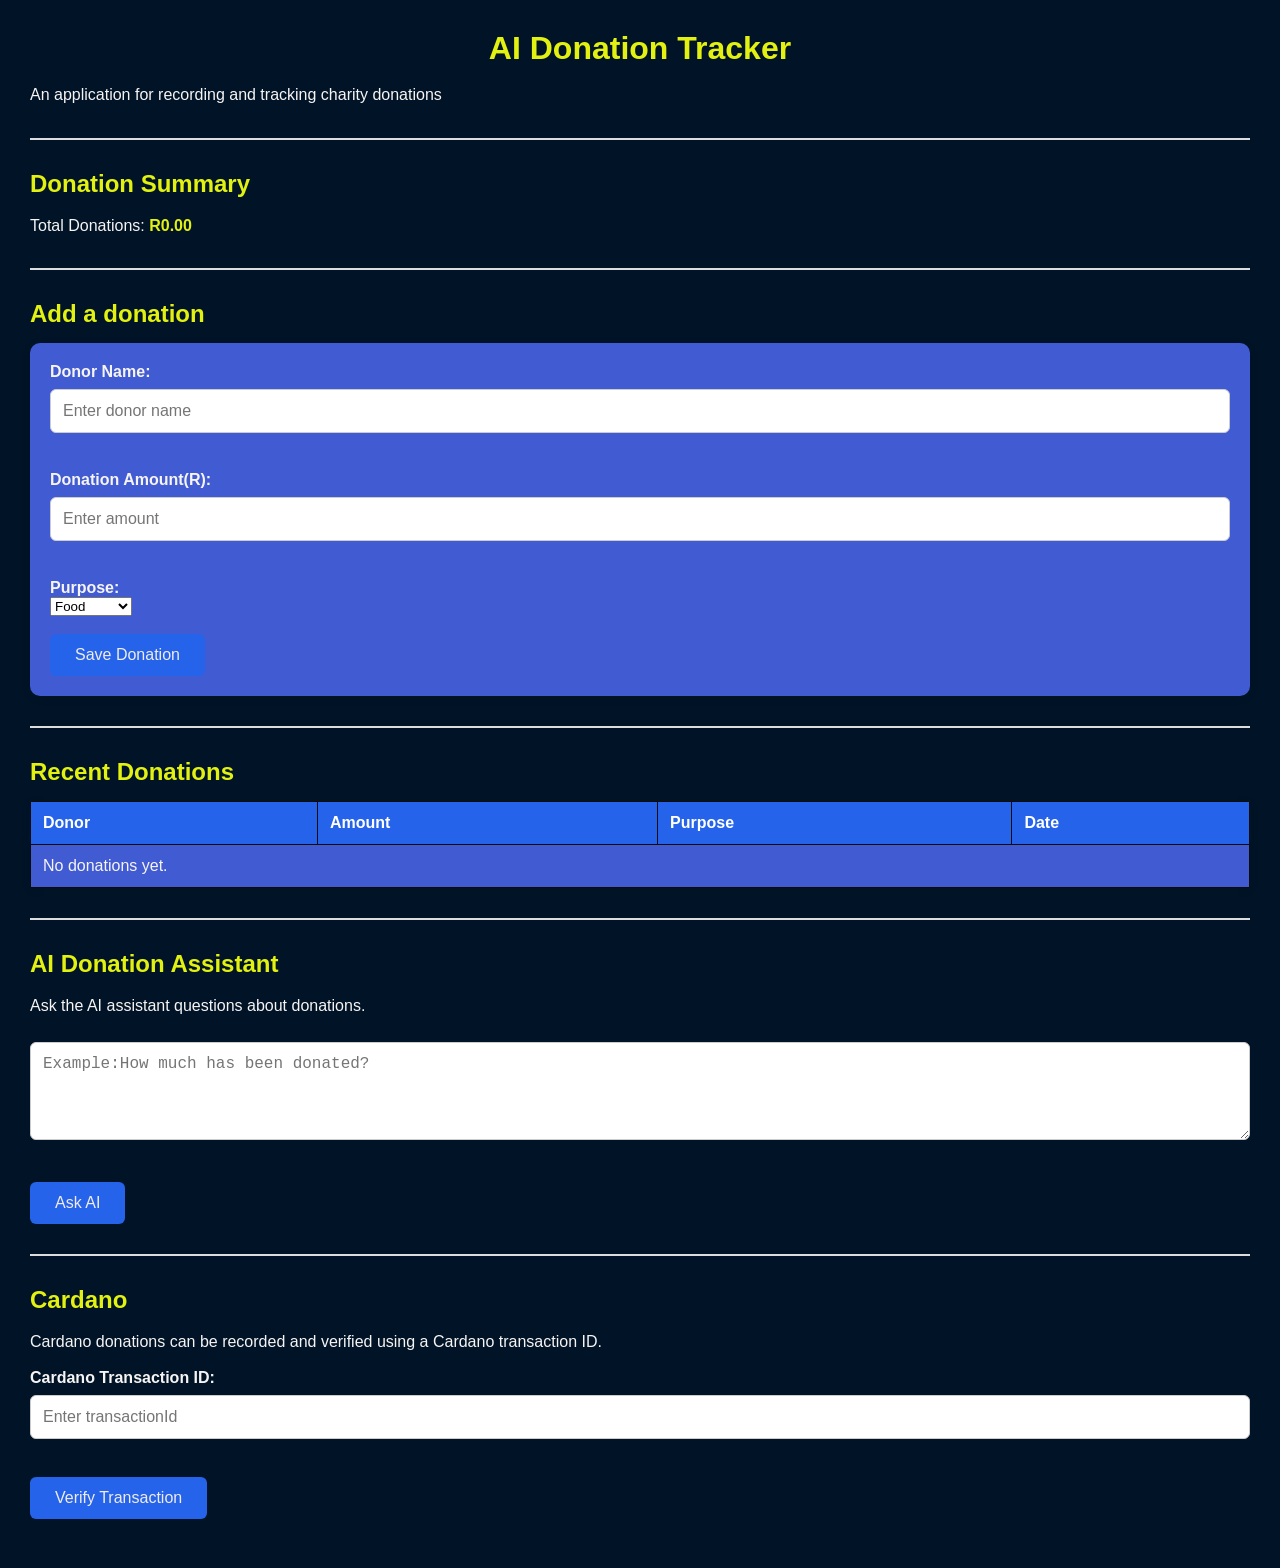
<file: -Coxy-wallet/AI_Donation_Tracker/index.html>
<!DOCTYPE html>
<html lang="en">
<head>
    <meta charset="UTF-8">
    <meta http-equiv="refresh" content="0; url=website.html">
    <title>Redirecting…</title>
</head>
<body>
    <p>Redirecting to <a href="website.html">website.html</a>…</p>
</body>
</html>
</file>
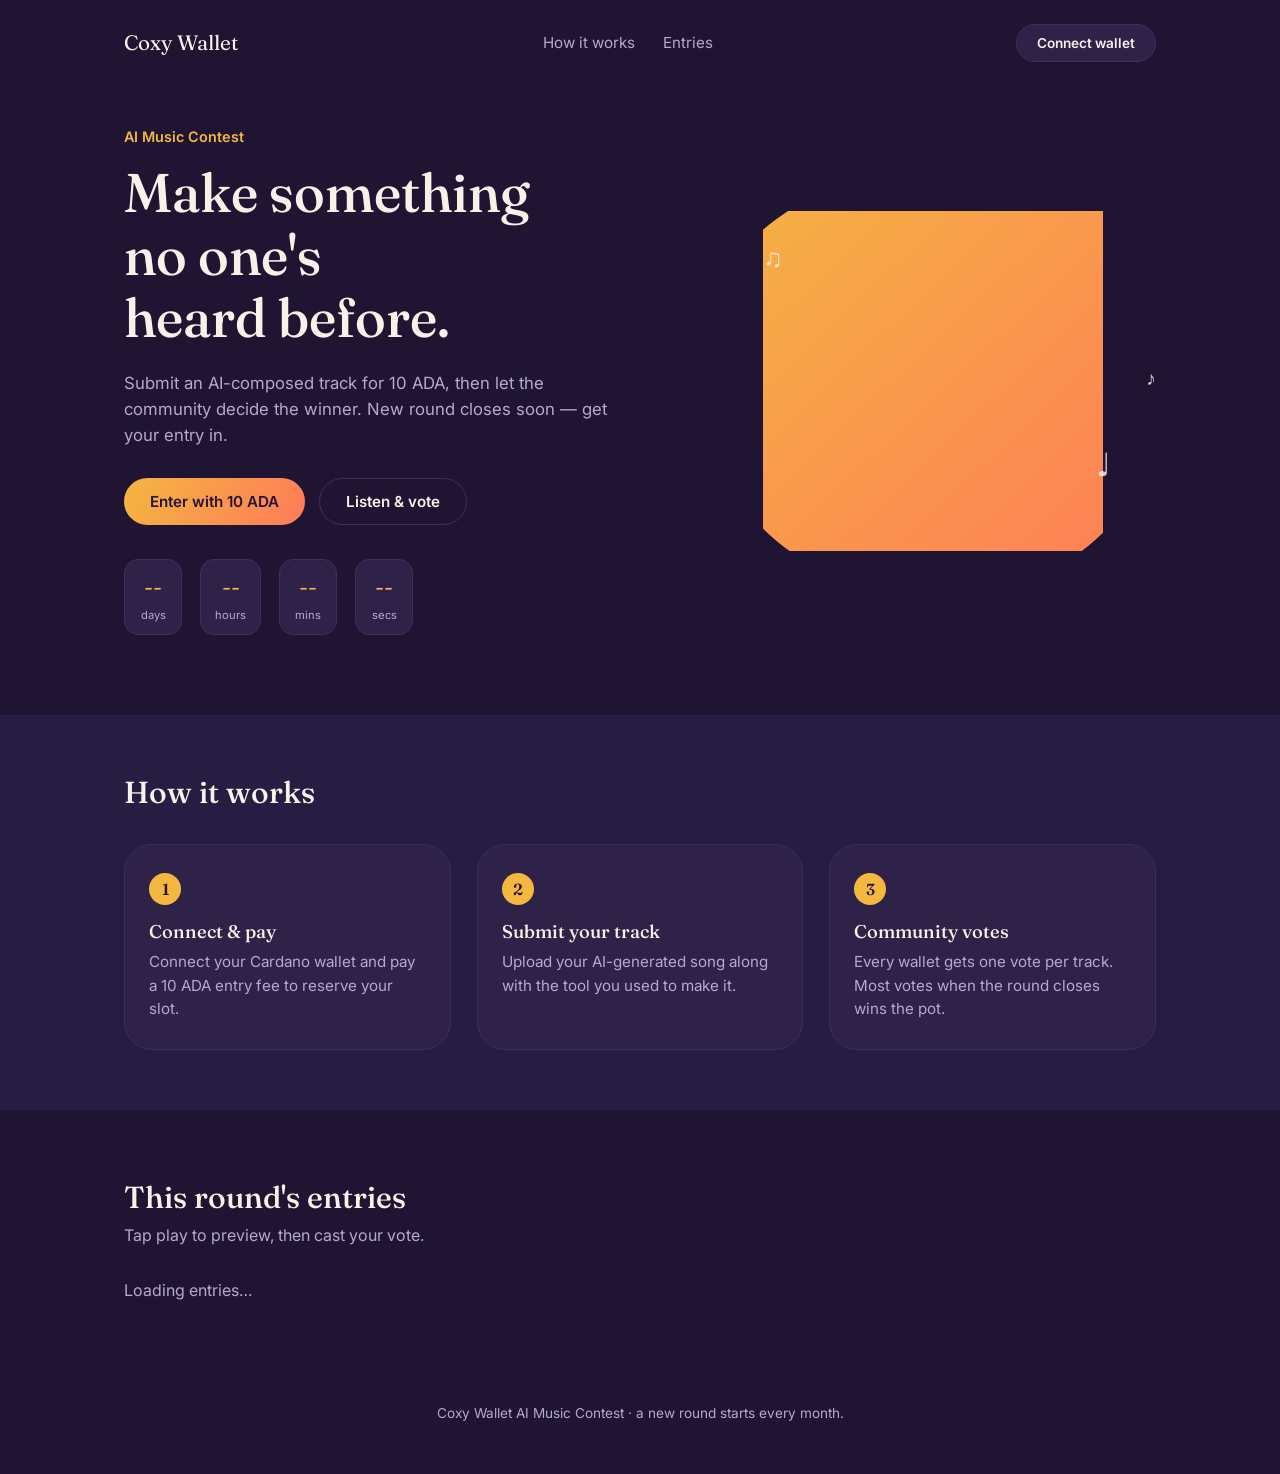
<file: -Coxy-wallet/WIL work/index.html>
<!DOCTYPE html>
<html lang="en">
<head>
  <meta charset="UTF-8">
  <meta name="viewport" content="width=device-width, initial-scale=1.0">
  <title>Coxy Wallet AI Music Contest</title>
  <link rel="preconnect" href="https://fonts.googleapis.com">
  <link href="https://fonts.googleapis.com/css2?family=Fraunces:opsz,wght@9..144,400;9..144,500;9..144,600&family=Inter:wght@400;500;600;700&display=swap" rel="stylesheet">
  <link rel="stylesheet" href="style.css">
</head>
<body>

  <header class="site-header">
    <div class="wrap header-row">
      <span class="logo">Coxy Wallet</span>
      <nav class="nav-links">
        <a href="#how-it-works">How it works</a>
        <a href="#entries">Entries</a>
      </nav>
      <button id="wallet-btn" class="btn btn-ghost">Connect wallet</button>
    </div>
  </header>

  <main>
    <section class="hero">
      <div class="wrap hero-row">
        <div class="hero-copy">
          <p class="kicker">AI Music Contest</p>
          <h1>Make something no one's<br>heard before.</h1>
          <p class="hero-sub">Submit an AI-composed track for 10 ADA, then let the community
            decide the winner. New round closes soon &mdash; get your entry in.</p>
          <div class="hero-actions">
            <button id="enter-btn" class="btn btn-primary">Enter with 10 ADA</button>
            <button id="view-entries-btn" class="btn btn-outline">Listen &amp; vote</button>
          </div>
          <div class="countdown" id="countdown" aria-live="polite">
            <div class="countdown-unit"><span id="cd-days">--</span><small>days</small></div>
            <div class="countdown-unit"><span id="cd-hours">--</span><small>hours</small></div>
            <div class="countdown-unit"><span id="cd-mins">--</span><small>mins</small></div>
            <div class="countdown-unit"><span id="cd-secs">--</span><small>secs</small></div>
          </div>
        </div>
        <div class="hero-art" aria-hidden="true">
          <svg viewBox="0 0 300 300" class="blob">
            <path fill="url(#grad)" d="M141.5,-160.5C179.6,-142.6,202.9,-97.1,210.6,-51.4C218.3,-5.6,210.4,40.4,190.2,79.6C170.1,118.8,137.7,151.2,98.6,169.9C59.5,188.6,13.6,193.6,-30.5,187.1C-74.6,180.6,-116.9,162.6,-148.3,131.9C-179.7,101.1,-200.1,57.5,-204.4,12.4C-208.7,-32.7,-197,-79.4,-169.6,-113.3C-142.3,-147.2,-99.4,-168.4,-56.6,-183.9C-13.8,-199.5,29,-209.3,71.4,-200.4C113.8,-191.4,155.8,-163.7,141.5,-160.5Z" transform="translate(150 150)" />
            <defs>
              <linearGradient id="grad" x1="0" y1="0" x2="1" y2="1">
                <stop offset="0%" stop-color="#F4B740"/>
                <stop offset="100%" stop-color="#FF7A59"/>
              </linearGradient>
            </defs>
          </svg>
          <span class="note note-1">&#9835;</span>
          <span class="note note-2">&#9833;</span>
          <span class="note note-3">&#9834;</span>
        </div>
      </div>
    </section>

    <section id="how-it-works" class="how">
      <div class="wrap">
        <h2>How it works</h2>
        <ol class="steps">
          <li class="step">
            <span class="step-num">1</span>
            <h3>Connect &amp; pay</h3>
            <p>Connect your Cardano wallet and pay a 10 ADA entry fee to reserve your slot.</p>
          </li>
          <li class="step">
            <span class="step-num">2</span>
            <h3>Submit your track</h3>
            <p>Upload your AI-generated song along with the tool you used to make it.</p>
          </li>
          <li class="step">
            <span class="step-num">3</span>
            <h3>Community votes</h3>
            <p>Every wallet gets one vote per track. Most votes when the round closes wins the pot.</p>
          </li>
        </ol>
      </div>
    </section>

    <!-- Entry submission modal, shown once a payment is confirmed -->
    <div id="entry-modal" class="modal hidden">
      <div class="modal-card">
        <button id="modal-close" class="modal-close" aria-label="Close">&times;</button>
        <h2>Submit your track</h2>
        <p class="modal-sub">Your 10 ADA payment is confirmed. Add your track's details below.</p>
        <form id="entry-form">
          <label>Song title
            <input type="text" name="title" required>
          </label>
          <label>AI tool used
            <input type="text" name="ai_tool" placeholder="e.g. Suno, Udio">
          </label>
          <label>Description
            <input type="text" name="description" placeholder="Optional">
          </label>
          <label>Email (for confirmation &amp; results)
            <input type="email" name="email">
          </label>
          <label>Audio file (mp3 or wav, up to 25MB)
            <input type="file" name="audio" accept="audio/mpeg,audio/wav" required>
          </label>
          <button type="submit" class="btn btn-primary" id="submit-entry-btn">Submit entry</button>
        </form>
      </div>
    </div>

    <section id="entries" class="entries-section">
      <div class="wrap">
        <div class="entries-heading">
          <h2>This round's entries</h2>
          <p class="entries-sub">Tap play to preview, then cast your vote.</p>
        </div>
        <div id="entries-list" class="entries-list">
          <p class="entries-loading">Loading entries…</p>
        </div>
      </div>
    </section>
  </main>

  <div id="toast" class="toast" role="status" aria-live="polite"></div>

  <footer class="site-footer">
    <div class="wrap">
      <p>Coxy Wallet AI Music Contest &middot; a new round starts every month.</p>
    </div>
  </footer>

  <!-- app.js uses the Mesh SDK (loaded inside app.js as an ES module) to
       wrap CIP-30 Cardano wallets for connecting and signing transactions -->
  <script type="module" src="app.js"></script>
</body>
</html>
</file>
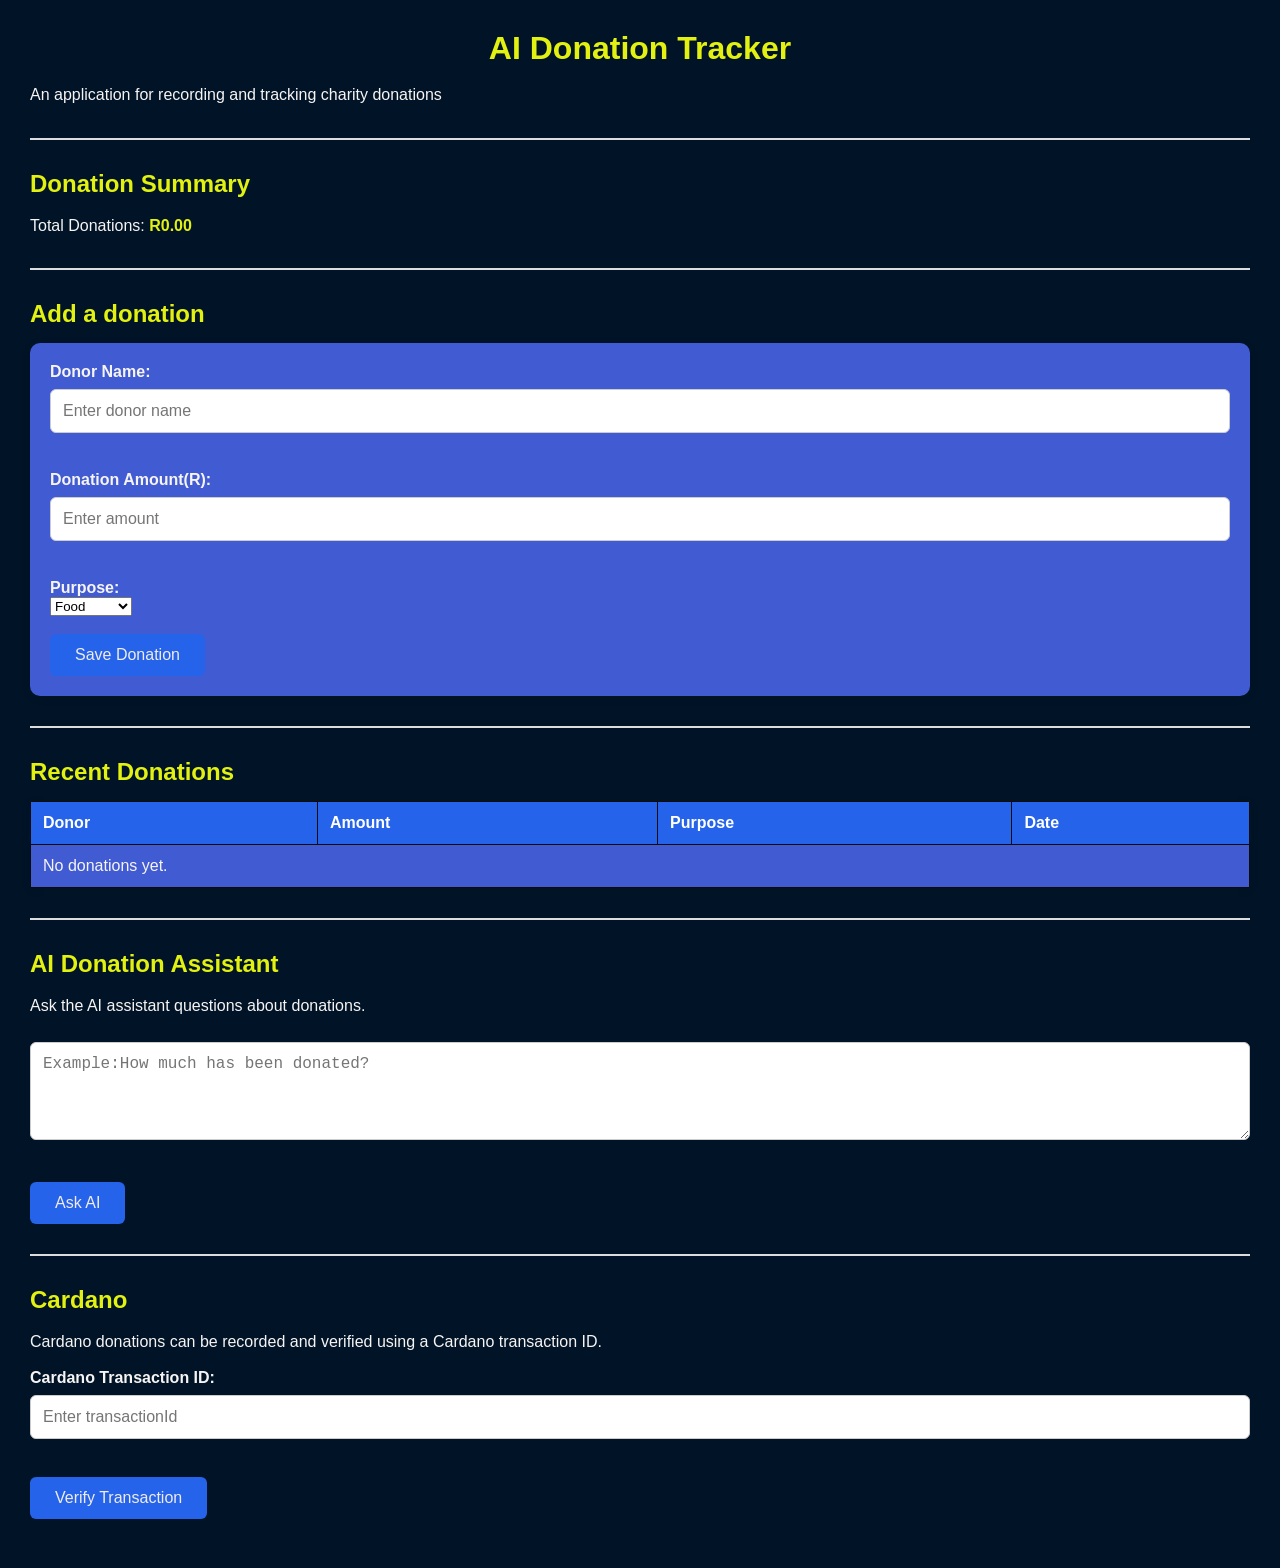
<file: -Coxy-wallet/AI_Donation_Tracker/website.html>
<!DOCTYPE html>
<html lang="en">
    <head>
        <meta charset="UTF-8">
        <meta name="viewport"
        content="width=device-width,initial-scale=1.0">
      <title>AI Donation Tracker</title>
        <link rel="stylesheet" href="style.css">
    </head>

    <body>
<h1>AI Donation Tracker</h1>

<p>
    An application for recording and tracking charity donations
</p>

<hr>

<h2>Donation Summary</h2>
<p>
    Total Donations:
    <strong id="totalDonations">R0.00</strong>
</p>

<hr>

<h2>Add a donation</h2>
<form id="donationForm">
    <label for="donorName">Donor Name:</label>
<br>

<input
type="text"
id="donorName"
name="donorName"
placeholder="Enter donor name"
>

<br><br>

<label for="amount">Donation Amount(R):</label>
<br>
<input
type="number"
id="amount"
name="amount"
placeholder="Enter amount"
min="1"
step="0.01"
>

<br><br>

<label for="purpose">Purpose:</label>
<br>
<select id="purpose" name="purpose">
    <option value="Food">Food</option>
    <option value="Education">Education</option>
    <option value="Health">Health</option>
    <option value="Shelter">Shelter</option>
    <option value="Other">Other</option>
</select>

<br><br>

<button type="submit">
    Save Donation
</button>

</form>

<hr>

<h2>Recent Donations</h2>

<table border="1">

    <thead>
        <tr>
         <th>Donor</th>
           <th>Amount</th>
           <th>Purpose</th>
           <th>Date</th>
        </tr>
        </thead>

        <tbody id="donationsTable">
            <tr>
            <td colspan="4">No donations yet.</td>
            </tr>
        </tbody>
</table>

<hr>

<h2>AI Donation Assistant</h2>

<p>
    Ask the AI assistant questions about donations.
</p>

<textarea
id="question"
rows="4"
cols="50"
placeholder="Example:How much has been donated?"
></textarea>

<br><br>

<button type="button" id="askAiBtn">
    Ask AI
</button>

<p id="aiResponse"></p>

<hr>

<h2>Cardano</h2>

<p>
    Cardano donations can be recorded and verified using
    a Cardano transaction ID.
</p>

<label for="transactionId">Cardano Transaction ID:</label>
<br>

<input
type="text"
id="transactionId"
name="transactionId"
placeholder="Enter transactionId"
>

<br><br>

<button type="button" id="verifyTxBtn">
    Verify Transaction
</button>

<p id="cardanoResult"></p>

<script src="app.js"></script>
    </body>
</html>
</file>
<file: -Coxy-wallet/WIL work/style.css>
/* ==========================================================
   Coxy Wallet AI Music Contest — tokens
   ========================================================== */
:root {
  --bg: #1F1533;
  --bg-alt: #271D42;
  --card: #2F2249;
  --card-border: #3E2E5C;
  --gold: #F4B740;
  --coral: #FF7A59;
  --text: #F7F1E8;
  --text-muted: #B6A8D1;
  --radius-lg: 28px;
  --radius-sm: 14px;
  --font-display: "Fraunces", Georgia, serif;
  --font-body: "Inter", Arial, sans-serif;
}

@media (prefers-reduced-motion: reduce) {
  * { animation-duration: 0.01ms !important; transition-duration: 0.01ms !important; }
}

* { margin: 0; padding: 0; box-sizing: border-box; }

body {
  background: var(--bg);
  color: var(--text);
  font-family: var(--font-body);
  line-height: 1.55;
}

.wrap {
  max-width: 1080px;
  margin: 0 auto;
  padding: 0 24px;
}

a { color: inherit; }

h1, h2, h3 {
  font-family: var(--font-display);
  font-weight: 500;
  line-height: 1.15;
}

/* ==========================================================
   Header
   ========================================================== */
.site-header {
  padding: 24px 0;
}

.header-row {
  display: flex;
  align-items: center;
  justify-content: space-between;
  gap: 20px;
}

.logo {
  font-family: var(--font-display);
  font-size: 1.3rem;
}

.nav-links {
  display: flex;
  gap: 28px;
  font-size: 0.95rem;
}

.nav-links a {
  text-decoration: none;
  color: var(--text-muted);
  transition: color 0.2s ease;
}

.nav-links a:hover { color: var(--text); }

/* ==========================================================
   Buttons
   ========================================================== */
.btn {
  font-family: var(--font-body);
  font-weight: 600;
  font-size: 0.95rem;
  border-radius: 100px;
  border: none;
  padding: 13px 26px;
  cursor: pointer;
  transition: transform 0.15s ease, background-color 0.2s ease, color 0.2s ease;
}

.btn:focus-visible {
  outline: 2px solid var(--gold);
  outline-offset: 2px;
}

.btn:active { transform: scale(0.97); }

.btn-primary {
  background: linear-gradient(120deg, var(--gold), var(--coral));
  color: #241638;
}

.btn-primary:hover { transform: translateY(-2px); }

.btn-outline {
  background: transparent;
  color: var(--text);
  border: 1.5px solid var(--card-border);
}

.btn-outline:hover { border-color: var(--gold); color: var(--gold); }

.btn-ghost {
  background: var(--card);
  color: var(--text);
  border: 1px solid var(--card-border);
  padding: 10px 20px;
  font-size: 0.85rem;
}

.btn-ghost.connected {
  background: rgba(244, 183, 64, 0.15);
  border-color: var(--gold);
  color: var(--gold);
}

/* ==========================================================
   Hero
   ========================================================== */
.hero { padding: 40px 0 80px; }

.hero-row {
  display: grid;
  grid-template-columns: 1.1fr 0.9fr;
  align-items: center;
  gap: 40px;
}

.kicker {
  color: var(--gold);
  font-weight: 600;
  font-size: 0.9rem;
  margin-bottom: 14px;
}

.hero h1 {
  font-size: clamp(2.2rem, 4.5vw, 3.4rem);
  max-width: 12ch;
  margin-bottom: 20px;
}

.hero-sub {
  color: var(--text-muted);
  max-width: 46ch;
  font-size: 1.05rem;
  margin-bottom: 30px;
}

.hero-actions {
  display: flex;
  gap: 14px;
  flex-wrap: wrap;
  margin-bottom: 34px;
}

.countdown {
  display: inline-flex;
  gap: 18px;
}

.countdown-unit {
  display: flex;
  flex-direction: column;
  align-items: center;
  background: var(--card);
  border: 1px solid var(--card-border);
  border-radius: var(--radius-sm);
  padding: 10px 14px;
  min-width: 58px;
}

.countdown-unit span {
  font-family: var(--font-display);
  font-size: 1.4rem;
  color: var(--gold);
}

.countdown-unit small {
  color: var(--text-muted);
  font-size: 0.7rem;
  margin-top: 2px;
}

.hero-art {
  position: relative;
  display: flex;
  justify-content: center;
  align-items: center;
}

.blob {
  width: 100%;
  max-width: 340px;
  animation: float 7s ease-in-out infinite;
}

@keyframes float {
  0%, 100% { transform: translateY(0); }
  50% { transform: translateY(-14px); }
}

.note {
  position: absolute;
  font-size: 1.6rem;
  color: var(--text);
  opacity: 0.85;
}

.note-1 { top: 8%; left: 12%; }
.note-2 { bottom: 18%; right: 10%; font-size: 2rem; }
.note-3 { top: 45%; right: 0; font-size: 1.2rem; }

/* ==========================================================
   How it works
   ========================================================== */
.how { padding: 60px 0; background: var(--bg-alt); }

.how h2 {
  font-size: 1.9rem;
  margin-bottom: 34px;
}

.steps {
  list-style: none;
  display: grid;
  grid-template-columns: repeat(3, 1fr);
  gap: 26px;
}

.step {
  background: var(--card);
  border: 1px solid var(--card-border);
  border-radius: var(--radius-lg);
  padding: 28px 24px;
}

.step-num {
  display: inline-flex;
  align-items: center;
  justify-content: center;
  width: 32px;
  height: 32px;
  border-radius: 50%;
  background: var(--gold);
  color: #241638;
  font-family: var(--font-display);
  font-weight: 600;
  margin-bottom: 16px;
}

.step h3 { font-size: 1.15rem; margin-bottom: 8px; }
.step p { color: var(--text-muted); font-size: 0.95rem; }

/* ==========================================================
   Entries
   ========================================================== */
.entries-section { padding: 70px 0; }

.entries-heading { margin-bottom: 30px; }
.entries-heading h2 { font-size: 1.9rem; margin-bottom: 8px; }
.entries-sub { color: var(--text-muted); }

.entries-list {
  display: flex;
  flex-direction: column;
  gap: 16px;
}

.entry-card {
  display: flex;
  align-items: center;
  gap: 18px;
  background: var(--card);
  border: 1px solid var(--card-border);
  border-radius: var(--radius-lg);
  padding: 18px 22px;
  transition: border-color 0.2s ease;
}

.entry-card:hover { border-color: var(--gold); }

.play-btn {
  flex-shrink: 0;
  width: 46px;
  height: 46px;
  border-radius: 50%;
  border: none;
  background: rgba(244, 183, 64, 0.15);
  color: var(--gold);
  font-size: 1.1rem;
  cursor: pointer;
  display: flex;
  align-items: center;
  justify-content: center;
  transition: background-color 0.2s ease, transform 0.15s ease;
}

.play-btn:hover { transform: scale(1.06); }
.play-btn.playing { background: var(--gold); color: #241638; }

.entry-info { flex: 1; min-width: 0; }
.entry-info h3 { font-size: 1.05rem; font-weight: 600; font-family: var(--font-body); }
.entry-meta { color: var(--text-muted); font-size: 0.85rem; margin-top: 2px; }

.entry-votes {
  display: flex;
  align-items: center;
  gap: 12px;
  flex-shrink: 0;
}

.vote-count {
  font-family: var(--font-display);
  color: var(--gold);
  min-width: 2.5ch;
  text-align: right;
}

.vote-btn {
  border-radius: 100px;
  border: 1.5px solid var(--card-border);
  background: transparent;
  color: var(--text);
  padding: 9px 18px;
  font-size: 0.85rem;
  font-weight: 600;
  cursor: pointer;
  transition: background-color 0.2s ease, border-color 0.2s ease, transform 0.15s ease;
}

.vote-btn:hover { border-color: var(--coral); color: var(--coral); }
.vote-btn:active { transform: scale(0.96); }

.vote-btn.voted {
  background: linear-gradient(120deg, var(--gold), var(--coral));
  border-color: transparent;
  color: #241638;
  cursor: default;
}

/* ==========================================================
   Toast
   ========================================================== */
.toast {
  position: fixed;
  bottom: 26px;
  left: 50%;
  transform: translateX(-50%) translateY(20px);
  background: var(--card);
  border: 1px solid var(--gold);
  color: var(--text);
  padding: 12px 22px;
  border-radius: 100px;
  font-size: 0.9rem;
  opacity: 0;
  pointer-events: none;
  transition: opacity 0.25s ease, transform 0.25s ease;
}

.toast.show {
  opacity: 1;
  transform: translateX(-50%) translateY(0);
}

/* ==========================================================
   Footer
   ========================================================== */
.site-footer {
  padding: 30px 0 50px;
  color: var(--text-muted);
  font-size: 0.85rem;
  text-align: center;
}

/* ==========================================================
   Entry submission modal
   ========================================================== */
.modal {
  position: fixed;
  inset: 0;
  background: rgba(15, 10, 26, 0.7);
  display: flex;
  align-items: center;
  justify-content: center;
  padding: 20px;
  z-index: 50;
}

.modal.hidden { display: none; }

.modal-card {
  position: relative;
  background: var(--card);
  border: 1px solid var(--card-border);
  border-radius: var(--radius-lg);
  padding: 34px;
  width: 100%;
  max-width: 440px;
}

.modal-card h2 { font-size: 1.5rem; margin-bottom: 8px; }
.modal-sub { color: var(--text-muted); font-size: 0.9rem; margin-bottom: 22px; }

.modal-close {
  position: absolute;
  top: 16px;
  right: 18px;
  background: none;
  border: none;
  color: var(--text-muted);
  font-size: 1.4rem;
  cursor: pointer;
  line-height: 1;
}

.modal-close:hover { color: var(--text); }

#entry-form { display: flex; flex-direction: column; gap: 16px; }

#entry-form label {
  display: flex;
  flex-direction: column;
  gap: 6px;
  font-size: 0.85rem;
  color: var(--text-muted);
}

#entry-form input {
  font-family: var(--font-body);
  font-size: 0.95rem;
  color: var(--text);
  background: var(--bg-alt);
  border: 1px solid var(--card-border);
  border-radius: var(--radius-sm);
  padding: 11px 14px;
}

#entry-form input:focus-visible {
  outline: 2px solid var(--gold);
  outline-offset: 1px;
}

#entry-form .btn { margin-top: 6px; }

.entries-loading { color: var(--text-muted); }

/* ==========================================================
   Responsive
   ========================================================== */
@media (max-width: 840px) {
  .hero-row { grid-template-columns: 1fr; }
  .hero-art { order: -1; margin-bottom: 10px; }
  .blob { max-width: 220px; }
  .steps { grid-template-columns: 1fr; }
}

@media (max-width: 520px) {
  .header-row { flex-wrap: wrap; }
  .nav-links { order: 3; width: 100%; justify-content: center; padding-top: 10px; }
  .entry-card { flex-wrap: wrap; }
  .entry-votes { width: 100%; justify-content: space-between; }
}
</file>
<file: -Coxy-wallet/AI_Donation_Tracker/style.css>
* {
    margin: 0;
    padding: 0;
    box-sizing: border-box;
}




body{

    font-family:Arial, Helvetica, sans-serif;
    background:#011427;
    color:#f7f4f4;
    padding:30px;
}

/* Main Heading */

h1{

    text-align:center;
     color:#e2f110;
  
    margin-bottom:15px;
}

h2{

    color:#e2f110;
    margin-top:30px;
    margin-bottom:15px;
}

/* Paragraph */

p{

    margin-bottom:15px;
    line-height:1.6;
}

/* Horizontal Line */

hr{

    margin:30px 0;
    border:none;
    border-top:2px solid #ddd;
}

/* Form */

form{

    background:rgb(65, 92, 211);
    padding:20px;
    border-radius:10px;
    box-shadow:0 2px 8px rgba(0,0,0,.1);
}


label{

    font-weight:bold;
}



input,
textarea{

    width:100%;
    padding:12px;
    margin-top:8px;
    margin-bottom:20px;

    border:1px solid #ccc;
    border-radius:6px;

    font-size:16px;
}

/* Focus Effect */

input:focus,
textarea:focus{

    border-color:#2563eb;
    outline:none;
}



button{

    background:#2563eb;
   color:rgb(240, 236, 236);

    border:none;

    padding:12px 25px;

    border-radius:6px;

    cursor:pointer;

    font-size:16px;

    transition:0.3s;
}

button:hover{

    background:#1d4ed8;
}



table{

    width:100%;
    border-collapse:collapse;

    background:rgb(65, 92, 211);

    box-shadow:0 2px 8px rgba(0,0,0,.1);
}



th{

    background:#2563eb;
    color:white;
}



th,
td{

    padding:12px;
    text-align:left;

    border:1px solid #0c0c0c;
}



tr:nth-child(even){

    background:#f9f9f9;
}



strong{

   color:#e2f110;
}
</file>
